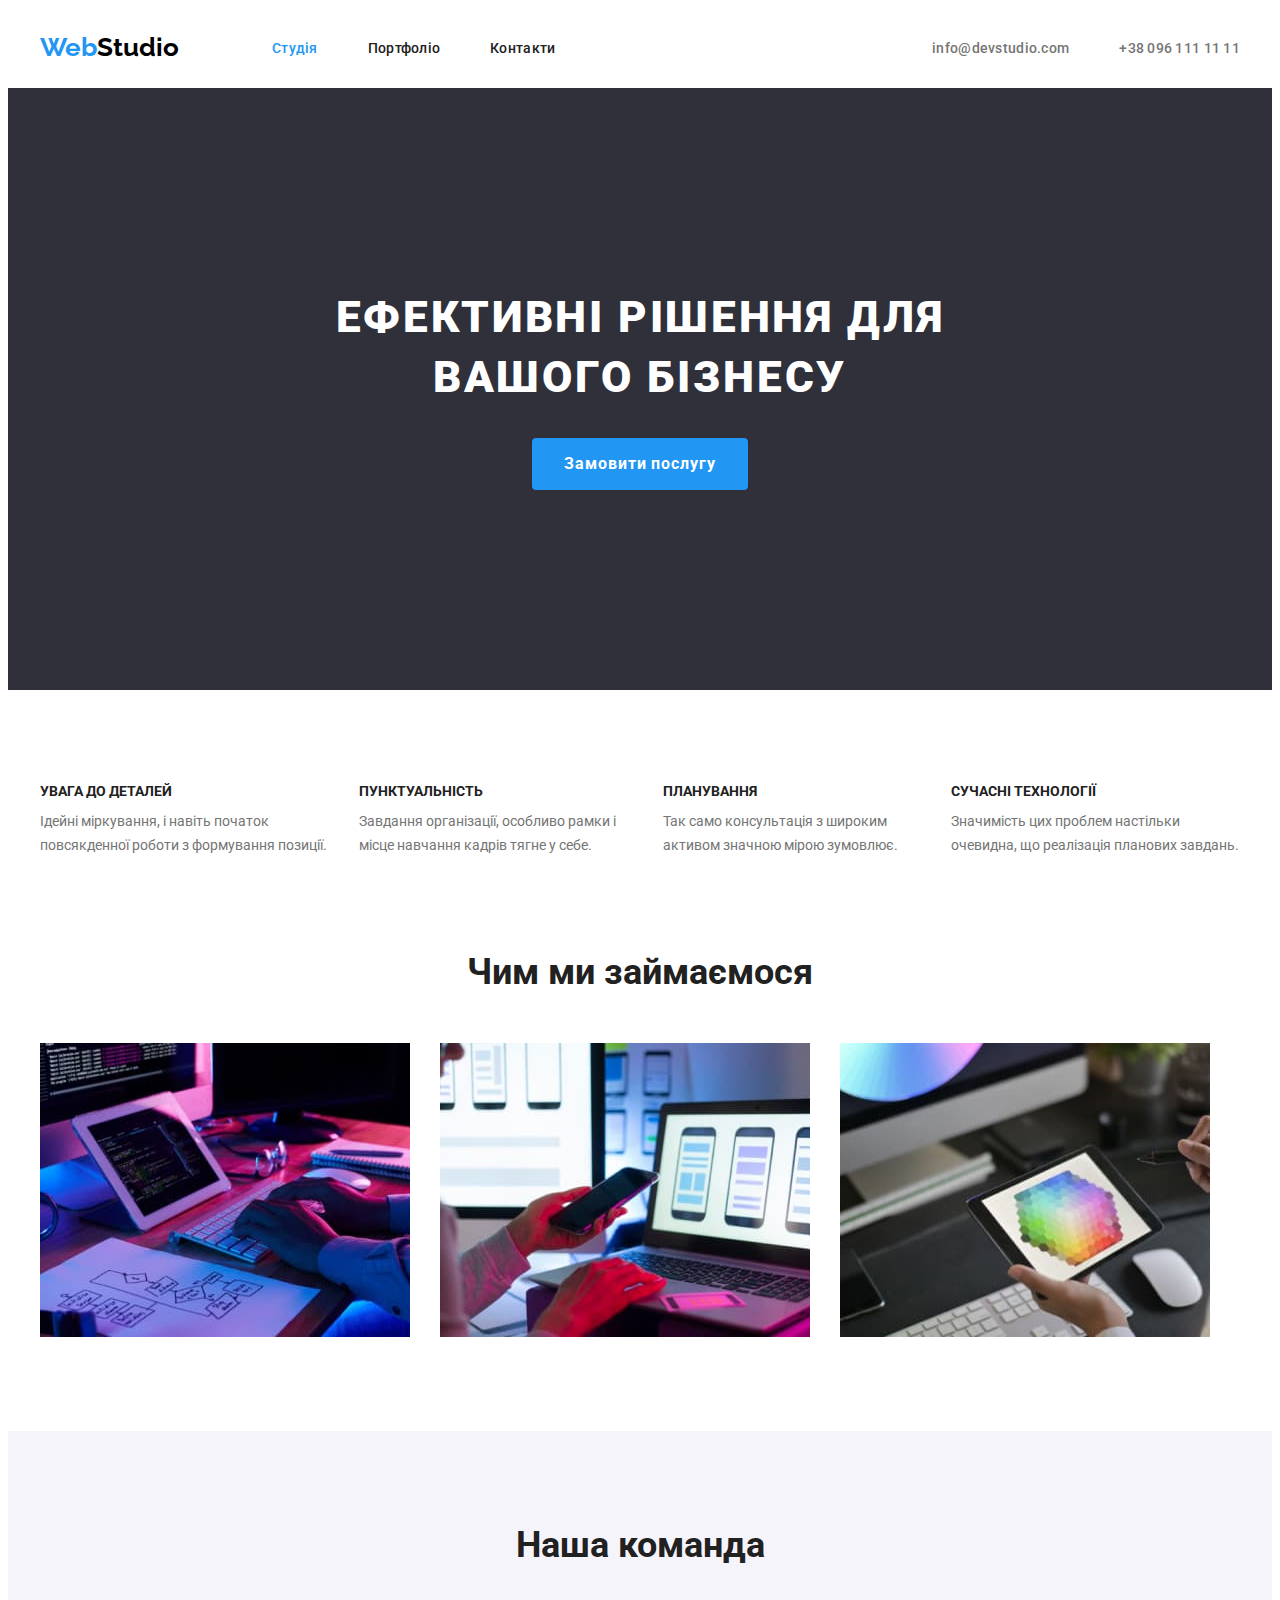
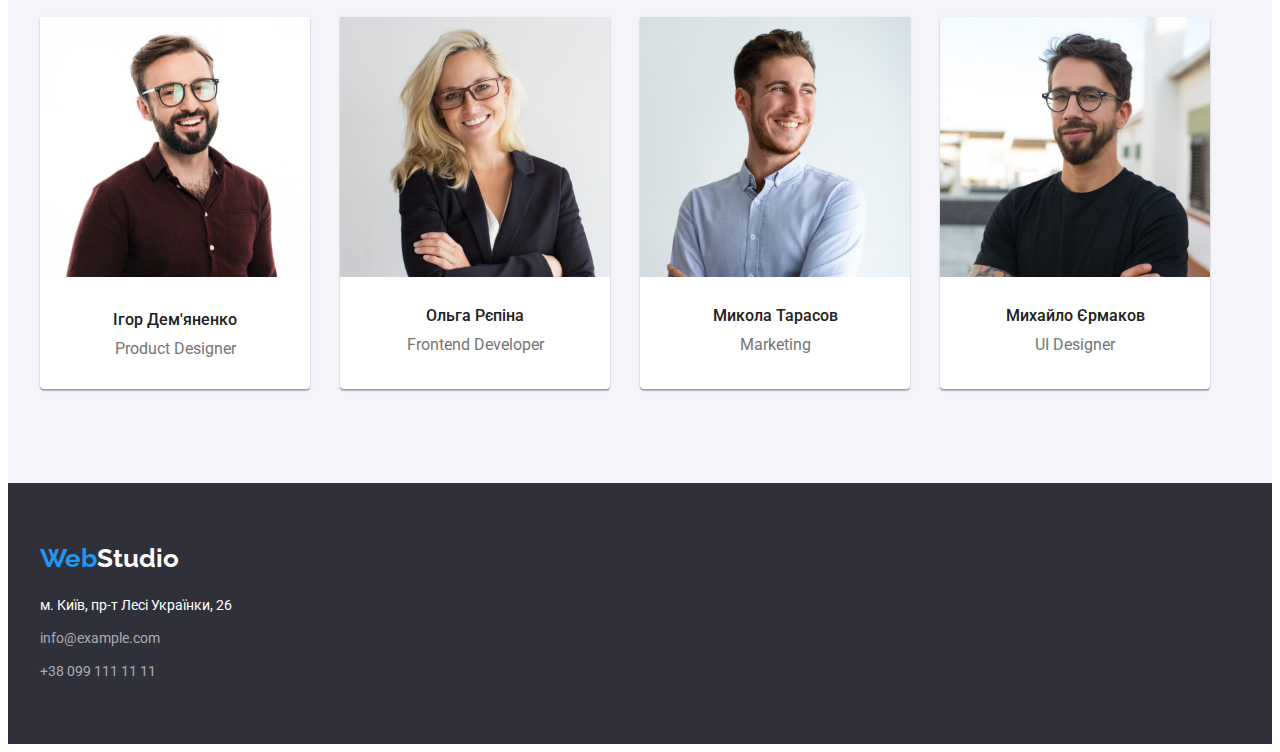
<file: index.html>
<!DOCTYPE html>
<html lang="uk">
  <head>
    <meta charset="UTF-8" />
    <meta http-equiv="X-UA-Compatible" content="IE=edge" />
    <meta name="viewport" content="width=device-width, initial-scale=1.0" />
    <link rel="preconnect" href="https://fonts.googleapis.com" />
    <link rel="preconnect" href="https://fonts.gstatic.com" crossorigin />
    <link
      href="https://fonts.googleapis.com/css2?family=Raleway:wght@700&family=Roboto:wght@400;500;700;900&display=swap"
      rel="stylesheet"
    />
    <link
      rel="stylesheet"
      href="https://cdnjs.cloudflare.com/ajax/libs/modern-normalize/1.1.0/modern-normalize.min.css"
      integrity="sha512-wpPYUAdjBVSE4KJnH1VR1HeZfpl1ub8YT/NKx4PuQ5NmX2tKuGu6U/JRp5y+Y8XG2tV+wKQpNHVUX03MfMFn9Q=="
      crossorigin="anonymous"
      referrerpolicy="no-referrer"
    />
    <link rel="stylesheet" href="css/styles.css" />
    <title>HW-3</title>
  </head>
  <body>
    <header class="header">
      <div class="container header-container">
        <a lang="en" href="./index.html" class="logo-header logo link"
          ><span class="logo-blue">Web</span>Studio</a
        >
        <ul class="header-nav list">
          <li class="header-nav-item">
            <a href="./index.html" class="header-link current link">Студія</a>
          </li>
          <li class="header-nav-item">
            <a href="./portfolio.html" class="header-link link">Портфоліо</a>
          </li>
          <li class="header-nav-item">
            <a href="" class="header-link link">Контакти</a>
          </li>
        </ul>
        <ul class="header-contacts list">
          <li class="header-contacts-item">
            <a
              href="mailto:info@devstudio.com"
              class="header-contact-list-item link"
              >info@devstudio.com</a
            >
          </li>
          <li class="header-contacts-item">
            <a href="tel:+380961111111" class="header-contact-list-item link"
              >+38 096 111 11 11</a
            >
          </li>
        </ul>
      </div>
    </header>
    <main>
      <section class="hero-section">
        <div class="container">
          <h1 class="hero-title">Ефективні рішення для вашого бізнесу</h1>
          <button type="button" class="hero-btn btn">Замовити послугу</button>
        </div>
      </section>
      <section class="benefits-section section">
        <div class="container">
          <h2 class="visually-hidden">Переваги WebStudio</h2>
          <ul class="benefits-list list">
            <li class="benefits-list-item">
              <h3 class="benefits-item-title">Увага до деталей</h3>
              <p class="benefits-caption">
                Ідейні міркування, і навіть початок повсякденної роботи з
                формування позиції.
              </p>
            </li>
            <li class="benefits-list-item">
              <h3 class="benefits-item-title">Пунктуальність</h3>
              <p class="benefits-caption">
                Завдання організації, особливо рамки і місце навчання кадрів
                тягне у себе.
              </p>
            </li>
            <li class="benefits-list-item">
              <h3 class="benefits-item-title">Планування</h3>
              <p class="benefits-caption">
                Так само консультація з широким активом значною мірою зумовлює.
              </p>
            </li>
            <li class="benefits-list-item">
              <h3 class="benefits-item-title">Сучасні технології</h3>
              <p class="benefits-caption">
                Значимість цих проблем настільки очевидна, що реалізація
                планових завдань.
              </p>
            </li>
          </ul>
        </div>
      </section>

      <section class="work-section section">
        <div class="container">
          <h2 class="work-section-title">Чим ми займаємося</h2>
          <ul class="work-section-list list">
            <li class="work-list-item">
              <img
                src="./images/what-we-do-1.jpg"
                width="370"
                alt="розробка ПЗ"
                class="work-img img"
              />
            </li>
            <li class="work-list-item">
              <img
                src="./images/what-we-do-2.jpg"
                width="370"
                alt="кросплатформеність ПЗ"
                class="work-img img"
              />
            </li>
            <li class="work-list-item">
              <img
                src="./images/what-we-do-3.jpg"
                width="370"
                alt="дизайн ПЗ"
                class="work-img img"
              />
            </li>
          </ul>
        </div>
      </section>
      <section class="team-section section">
        <div class="container">
          <h2 class="team-section-title">Наша команда</h2>
          <ul class="team-list list">
            <li class="team-item">
              <img
                width="270"
                src="./images/team-member-1.jpg"
                alt="Product Designer Ігор Дем'яненко"
              />
              <div class="team-caption-block">
                <h3 class="team-item-title">Ігор Дем'яненко</h3>
                <p class="team-item-caption" lang="en">Product Designer</p>
              </div>
            </li>
            <li class="team-item">
              <img
                width="270"
                src="./images/team-member-2.jpg"
                alt="Frontend Developer Ольга Рєпіна"
                class="img"
              />
              <div class="team-caption-block">
                <h3 class="team-item-title">Ольга Рєпіна</h3>
                <p class="team-item-caption" lang="en">Frontend Developer</p>
              </div>
            </li>
            <li class="team-item">
              <img
                width="270"
                src="./images/team-member-3.jpg"
                alt="Marketing Микола Тарасов"
                class="img"
              />
              <div class="team-caption-block">
                <h3 class="team-item-title">Микола Тарасов</h3>
                <p class="team-item-caption" lang="en">Marketing</p>
              </div>
            </li>
            <li class="team-item">
              <img
                width="270"
                src="./images/team-member-4.jpg"
                alt="UI Designer Михайло Єрмаков"
                class="img"
              />
              <div class="team-caption-block">
                <h3 class="team-item-title">Михайло Єрмаков</h3>
                <p class="team-item-caption" lang="en">UI Designer</p>
              </div>
            </li>
          </ul>
        </div>
      </section>
    </main>
    <footer class="footer">
      <div class="container">
        <a lang="en" href="./index.html" class="logo-footer logo link"
          ><span class="logo-blue">Web</span>Studio</a
        >
        <address class="address">
          <p class="address-city">м. Київ, пр-т Лесі Українки, 26</p>
          <div class="address-block-link">
            <a class="address-mail link" href="mailto:info@example.com"
              >info@example.com</a
            >
            <a class="address-phone link" href="tel:+380991111111"
              >+38 099 111 11 11</a
            >
          </div>
        </address>
      </div>
    </footer>
  </body>
</html>
</file>
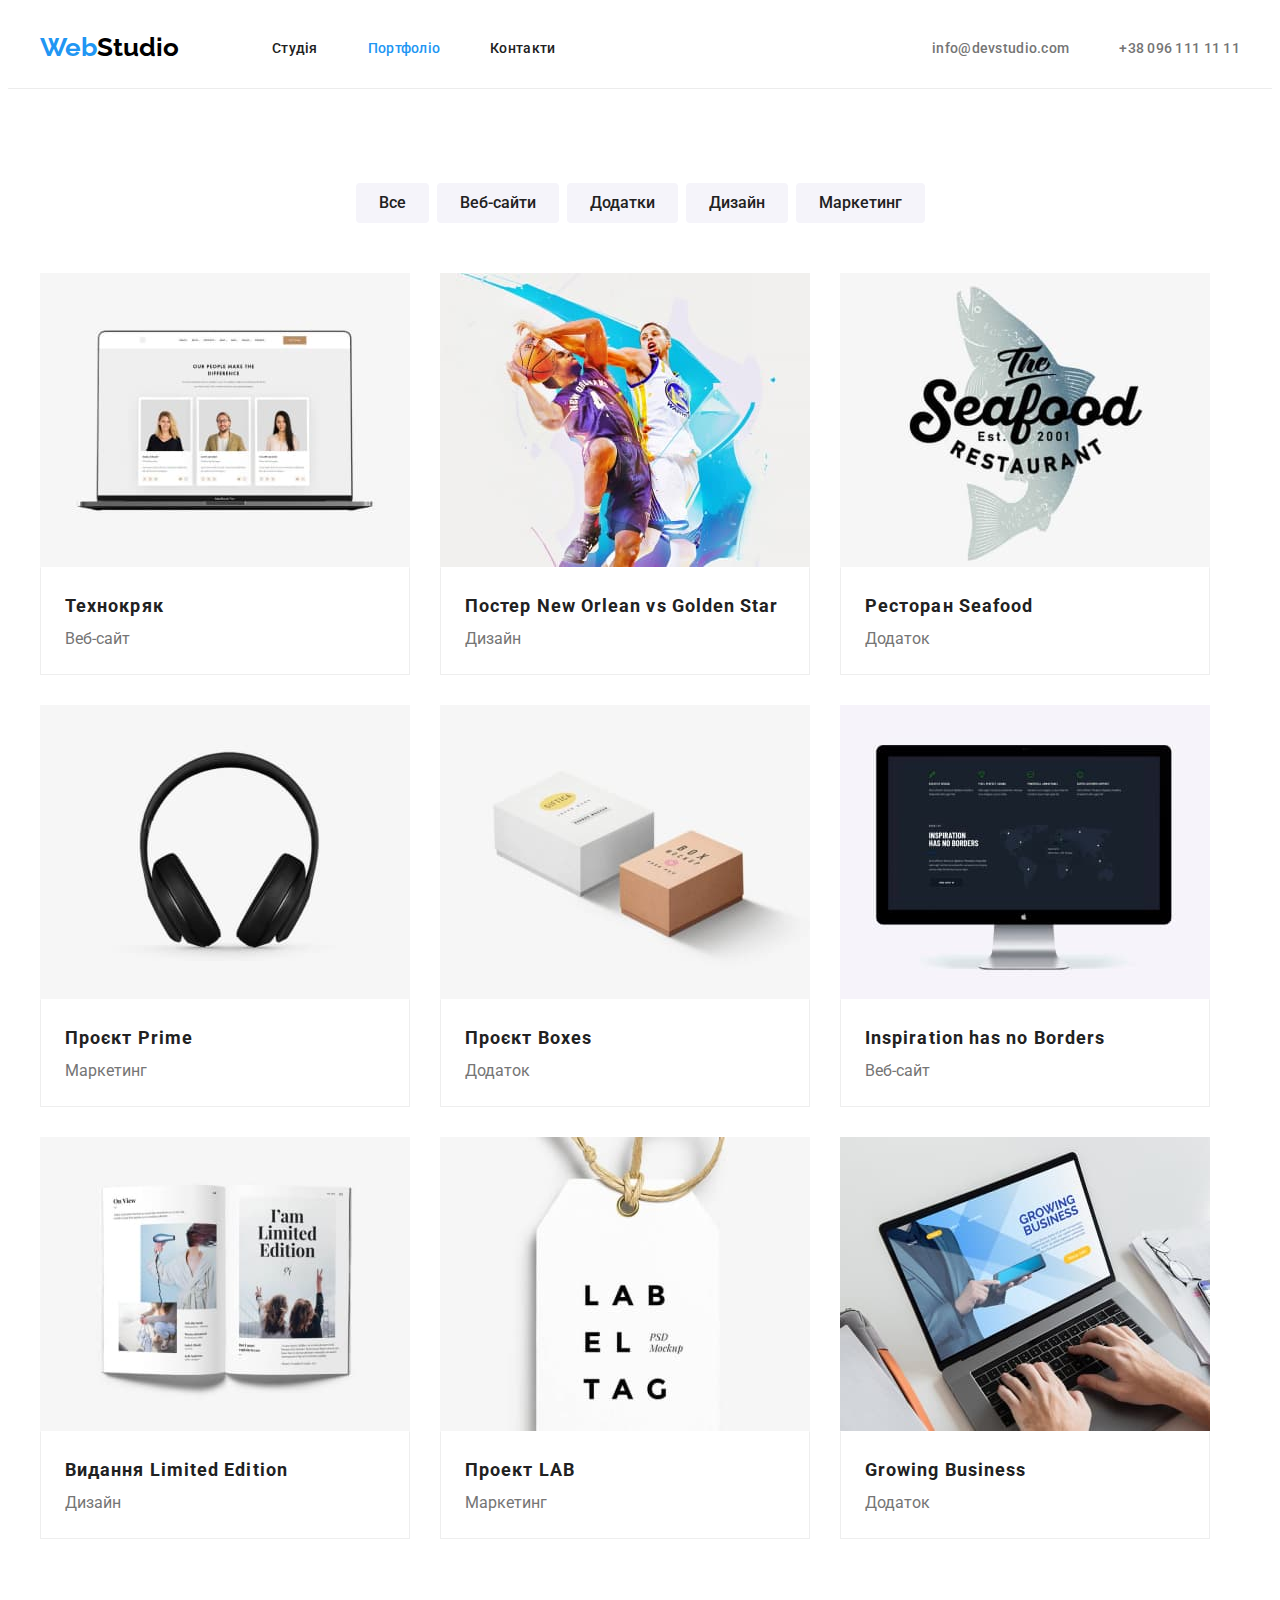
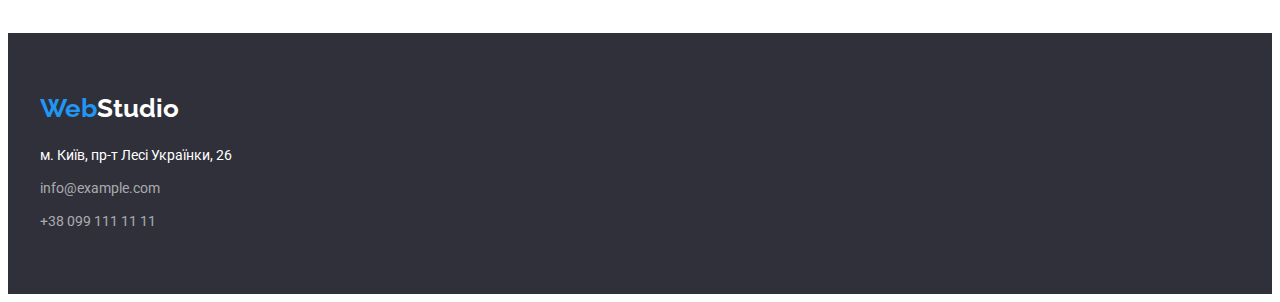
<file: portfolio.html>
<!DOCTYPE html>
<html lang="en">
  <head>
    <meta charset="UTF-8" />
    <meta http-equiv="X-UA-Compatible" content="IE=edge" />
    <meta name="viewport" content="width=device-width, initial-scale=1.0" />
    <link rel="preconnect" href="https://fonts.googleapis.com" />
    <link rel="preconnect" href="https://fonts.gstatic.com" crossorigin />
    <link
      href="https://fonts.googleapis.com/css2?family=Raleway:wght@700&family=Roboto:wght@400;500;700;900&display=swap"
      rel="stylesheet"
    />
    <link
      rel="stylesheet"
      href="https://cdnjs.cloudflare.com/ajax/libs/modern-normalize/1.1.0/modern-normalize.min.css"
      integrity="sha512-wpPYUAdjBVSE4KJnH1VR1HeZfpl1ub8YT/NKx4PuQ5NmX2tKuGu6U/JRp5y+Y8XG2tV+wKQpNHVUX03MfMFn9Q=="
      crossorigin="anonymous"
      referrerpolicy="no-referrer"
    />
    <link rel="stylesheet" href="css/styles.css" />
    <title>Portfolio</title>
  </head>
  <body>
    <header class="header header-portfolio">
      <div class="container header-container">
        <a lang="en" href="./index.html" class="logo-header logo link"
          ><span class="logo-blue">Web</span>Studio</a
        >
        <ul class="header-nav list">
          <li class="header-nav-item">
            <a href="./index.html" class="header-link link">Студія</a>
          </li>
          <li class="header-nav-item">
            <a href="./portfolio.html" class="header-link current link"
              >Портфоліо</a
            >
          </li>
          <li class="header-nav-item">
            <a href="" class="header-link link">Контакти</a>
          </li>
        </ul>
        <ul class="header-contacts list">
          <li class="header-contacts-item">
            <a
              href="mailto:info@devstudio.com"
              class="header-contact-list-item link"
              >info@devstudio.com</a
            >
          </li>
          <li class="header-contacts-item">
            <a href="tel:+380961111111" class="header-contact-list-item link"
              >+38 096 111 11 11</a
            >
          </li>
        </ul>
      </div>
    </header>
    <main>
      <section class="section">
        <div class="container">
          <h1 class="visually-hidden">Portfolio</h1>
          <ul class="list portfolio-nav-list">
            <li class="portfolio-list-item">
              <button class="portfolio-btn btn" type="button">Все</button>
            </li>
            <li class="portfolio-list-item">
              <button class="portfolio-btn btn" type="button">Веб-сайти</button>
            </li>
            <li class="portfolio-list-item">
              <button class="portfolio-btn btn" type="button">Додатки</button>
            </li>
            <li class="portfolio-list-item">
              <button class="portfolio-btn btn" type="button">Дизайн</button>
            </li>
            <li class="portfolio-list-item">
              <button class="portfolio-btn btn" type="button">Маркетинг</button>
            </li>
          </ul>
          <ul class="list portfolio-works-list">
            <li class="works-list-item">
              <img
                width="370"
                src="./images/portfolio-1.jpg"
                alt="Технокряк"
                class="img"
              />
              <div class="portfolio-caption-block">
                <h2 class="works-item-title">Технокряк</h2>
                <p class="works-item-caption">Веб-сайт</p>
              </div>
            </li>
            <li class="works-list-item">
              <img
                width="370"
                src="./images/portfolio-2.jpg"
                alt="Постер New Orlean vs Golden Star"
                class="img"
              />
              <div class="portfolio-caption-block">
                <h2 class="works-item-title">
                  Постер New Orlean vs Golden Star
                </h2>
                <p class="works-item-caption">Дизайн</p>
              </div>
            </li>
            <li class="works-list-item">
              <img
                width="370"
                src="./images/portfolio-3.jpg"
                alt="Ресторан Seafood"
                class="img"
              />
              <div class="portfolio-caption-block">
                <h2 class="works-item-title">Ресторан Seafood</h2>
                <p class="works-item-caption">Додаток</p>
              </div>
            </li>
            <li class="works-list-item">
              <img
                width="370"
                src="./images/portfolio-4.jpg"
                alt="Проєкт Prime"
                class="img"
              />
              <div class="portfolio-caption-block">
                <h2 class="works-item-title">Проєкт Prime</h2>
                <p class="works-item-caption">Маркетинг</p>
              </div>
            </li>
            <li class="works-list-item">
              <img
                width="370"
                src="./images/portfolio-5.jpg"
                alt="Проєкт Boxes"
                class="img"
              />
              <div class="portfolio-caption-block">
                <h2 class="works-item-title">Проєкт Boxes</h2>
                <p class="works-item-caption">Додаток</p>
              </div>
            </li>
            <li class="works-list-item">
              <img
                width="370"
                src="./images/portfolio-6.jpg"
                alt="Inspiration has no Borders"
                class="img"
              />
              <div class="portfolio-caption-block">
                <h2 class="works-item-title">Inspiration has no Borders</h2>
                <p class="works-item-caption">Веб-сайт</p>
              </div>
            </li>
            <li class="works-list-item">
              <img
                width="370"
                src="./images/portfolio-7.jpg"
                alt="Видання Limited Edition"
                class="img"
              />
              <div class="portfolio-caption-block">
                <h2 class="works-item-title">Видання Limited Edition</h2>
                <p class="works-item-caption">Дизайн</p>
              </div>
            </li>
            <li class="works-list-item">
              <img
                width="370"
                src="./images/portfolio-8.jpg"
                alt="Проект LAB"
                class="img"
              />
              <div class="portfolio-caption-block">
                <h2 class="works-item-title">Проект LAB</h2>
                <p class="works-item-caption">Маркетинг</p>
              </div>
            </li>
            <li class="works-list-item">
              <img
                width="370"
                src="./images/portfolio-9.jpg"
                alt="Growing Business"
                class="img"
              />
              <div class="portfolio-caption-block">
                <h2 class="works-item-title">Growing Business</h2>
                <p class="works-item-caption">Додаток</p>
              </div>
            </li>
          </ul>
        </div>
      </section>
    </main>
    <footer class="footer">
      <div class="container">
        <a lang="en" href="./index.html" class="logo-footer logo link"
          ><span class="logo-blue">Web</span>Studio</a
        >
        <address class="address">
          <p class="address-city">м. Київ, пр-т Лесі Українки, 26</p>
          <div class="address-block-link">
            <a class="address-mail link" href="mailto:info@example.com"
              >info@example.com</a
            >
            <a class="address-phone link" href="tel:+380991111111"
              >+38 099 111 11 11</a
            >
          </div>
        </address>
      </div>
    </footer>
  </body>
</html>
</file>
<file: css/styles.css>
body {
  color: #757575;
  font-family: "Roboto", sans-serif;
}

p,
h1,
h2,
h3,
h4,
h5,
h6 {
  margin: 0;
}

ul {
  margin: 0;
  padding: 0;
}

:root {
  --f-s-backgroud-color: #2f303a;
  --link-logo-blue: #2196f3;
  --white-color: #ffffff;
  --title-color: #212121;
}

.section {
  padding-top: 94px;
  padding-bottom: 94px;
}

.container {
  width: 1200px;
  margin: 0 auto;
  padding-left: 15px;
  padding-right: 15px;
}

.visually-hidden {
  position: absolute;
  white-space: nowrap;
  width: 1px;
  height: 1px;
  overflow: hidden;
  border: 0;
  padding: 0;
  clip: rect(0 0 0 0);
  clip-path: inset(50%);
  margin: -1px;
}

.list {
  list-style: none;
}

.link {
  text-decoration: none;
  color: inherit;
}

.img {
  display: block;
}

.btn {
  cursor: pointer;
  font-family: inherit;
  border: 1px solid transparent;
}

.header-link.current {
  color: var(--link-logo-blue);
}

/* --------------------------Header styles------------------------------- */

.logo-header {
  color: #000000;

  font-family: "Raleway", sans-serif;
  font-weight: 700;
  font-size: 26px;
  line-height: 1.19;
}

.logo-blue {
  color: var(--link-logo-blue);
}

.header-link {
  color: var(--title-color);
}

.header-link:hover,
.header-link:focus {
  color: var(--link-logo-blue);
}

.header-contact-list-item,
.header-link {
  font-weight: 500;
  font-size: 14px;
  line-height: 1.14;
  letter-spacing: 0.02em;
}

.header-contact-list-item:hover,
.header-contact-list-item:focus {
  color: var(--link-logo-blue);
}

/* -----------------------main sstyles-------------------- */
/* HERO section */
.hero-section {
  background-color: var(--f-s-backgroud-color);
}

.hero-title {
  color: var(--white-color);
  text-align: center;

  width: 696px;
  margin: 0 auto;

  font-weight: 900;
  font-size: 44px;
  line-height: 1.36;
  text-align: center;
  letter-spacing: 0.06em;
  text-transform: uppercase;
}

.hero-btn {
  display: block;

  color: var(--white-color);
  background-color: var(--link-logo-blue);

  border-radius: 4px;
  width: 216px;
  margin: 0 auto;
  margin-top: 30px;
  padding: 10px;

  font-weight: 700;
  font-size: 16px;
  line-height: 1.88;
  letter-spacing: 0.06em;
}

.hero-btn:hover,
.hero-btn:focus {
  background-color: #188ce8;
}

/* benefots section */
.benefits-item-title {
  color: var(--title-color);

  font-weight: 700;
  font-size: 14px;
  line-height: 1.14;
  text-transform: uppercase;
}

.benefits-caption {
  font-size: 14px;
  line-height: 1.71;

  margin-top: 10px;
}

/* work section */

.work-section-title,
.team-section-title {
  color: var(--title-color);

  font-weight: 700;
  font-size: 36px;
  line-height: 1.16;
  text-align: center;
}

/* our team section */

.team-section {
  background-color: #f5f4fa;
}

.team-item-title {
  color: var(--title-color);

  font-weight: 500;
  font-size: 16px;
  line-height: 1.18;
  text-align: center;
}
.team-item-caption {
  margin-top: 10px;

  font-size: 16px;
  line-height: 1.18;
  text-align: center;
}

/* FOOTER */
/* address */
.footer {
  background-color: var(--f-s-backgroud-color);
  padding-top: 60px;
  padding-bottom: 60px;
}

.logo-footer {
  color: var(--white-color);

  font-family: "Raleway", sans-serif;
  font-weight: 700;
  font-size: 26px;
  line-height: 1.19;
}
.address {
  font-style: normal;
}
.address-city {
  color: var(--white-color);

  font-size: 14px;
  line-height: 1.71;
  margin-top: 20px;
}
.address-mail,
.address-phone {
  color: rgba(255, 255, 255, 0.6);

  margin-top: 9px;

  font-size: 14px;
  line-height: 1.71;
}

.address-mail:hover,
.address-phone:hover,
.address-mail:focus,
.address-phone:focus {
  color: var(--link-logo-blue);
}

/* ----------------Portfolio html------------------ */

/* portfolio section */

.portfolio-btn {
  color: var(--title-color);
  background-color: #f5f4fa;

  border-radius: 4px;
  font-weight: 500;
  font-size: 16px;
  line-height: 1.62;
  text-align: center;

  padding: 6px 22px;
}

.portfolio-btn:hover,
.portfolio-btn:focus {
  color: var(--white-color);
  background-color: var(--link-logo-blue);
}

.works-item-title {
  color: var(--title-color);

  font-weight: 700;
  font-size: 18px;
  line-height: 2;
  letter-spacing: 0.06em;
}
.works-item-caption {
  font-size: 16px;
  line-height: 1.88;
}

/* --------------pozition----------------- */

.header {
  padding-top: 24px;
  padding-bottom: 25px;
}

.hero-section {
  padding-top: 200px;
  padding-bottom: 200px;
}

.section {
  padding-top: 94px;
  padding-bottom: 94px;
}

.work-section {
  padding-top: 0px;
}

.work-section-list {
  margin-top: 50px;

  column-gap: 30px;
  display: flex;
}

.work-list-item {
  width: calc((100%-60) / 3);
}

.team-list {
  margin-top: 50px;

  display: flex;
  column-gap: 30px;
}

.team-caption-block {
  padding-top: 30px;
  padding-bottom: 30px;
}

.address-block-link {
  display: flex;
  flex-direction: column;
}

.team-item {
  width: 270px;

  background-color: #ffffff;
  box-shadow: 0px 1px 3px rgba(0, 0, 0, 0.12), 0px 1px 1px rgba(0, 0, 0, 0.14),
    0px 2px 1px rgba(0, 0, 0, 0.2);
  border-radius: 0px 0px 4px 4px;
}

.benefits-list {
  display: flex;

  column-gap: 30px;
}

.benefits-list-item {
  width: calc((100%-90px) / 4);
}

.header-nav {
  display: flex;

  margin-left: 93px;
}

.header-nav-item:not(:last-child) {
  margin-right: 50px;
}

.header-contacts {
  display: flex;

  margin-left: auto;
}

.header-contacts-item:not(:last-child) {
  margin-right: 50px;
}

.header-container {
  display: flex;

  align-items: center;
}

.header-portfolio {
  border-bottom: 1px solid #ececec;
}

.portfolio-nav-list {
  display: flex;

  justify-content: center;
}

.portfolio-list-item:not(:last-child) {
  margin-right: 8px;
}

.portfolio-works-list {
  margin-top: 50px;

  display: flex;
  flex-wrap: wrap;
  gap: 30px;
}

.portfolio-caption-block {
  padding: 20px 24px;

  border: 1px solid #eeeeee;
  border-top: 1px solid transparent;
}

/* border: 1px solid #EEEEEE; */
</file>
